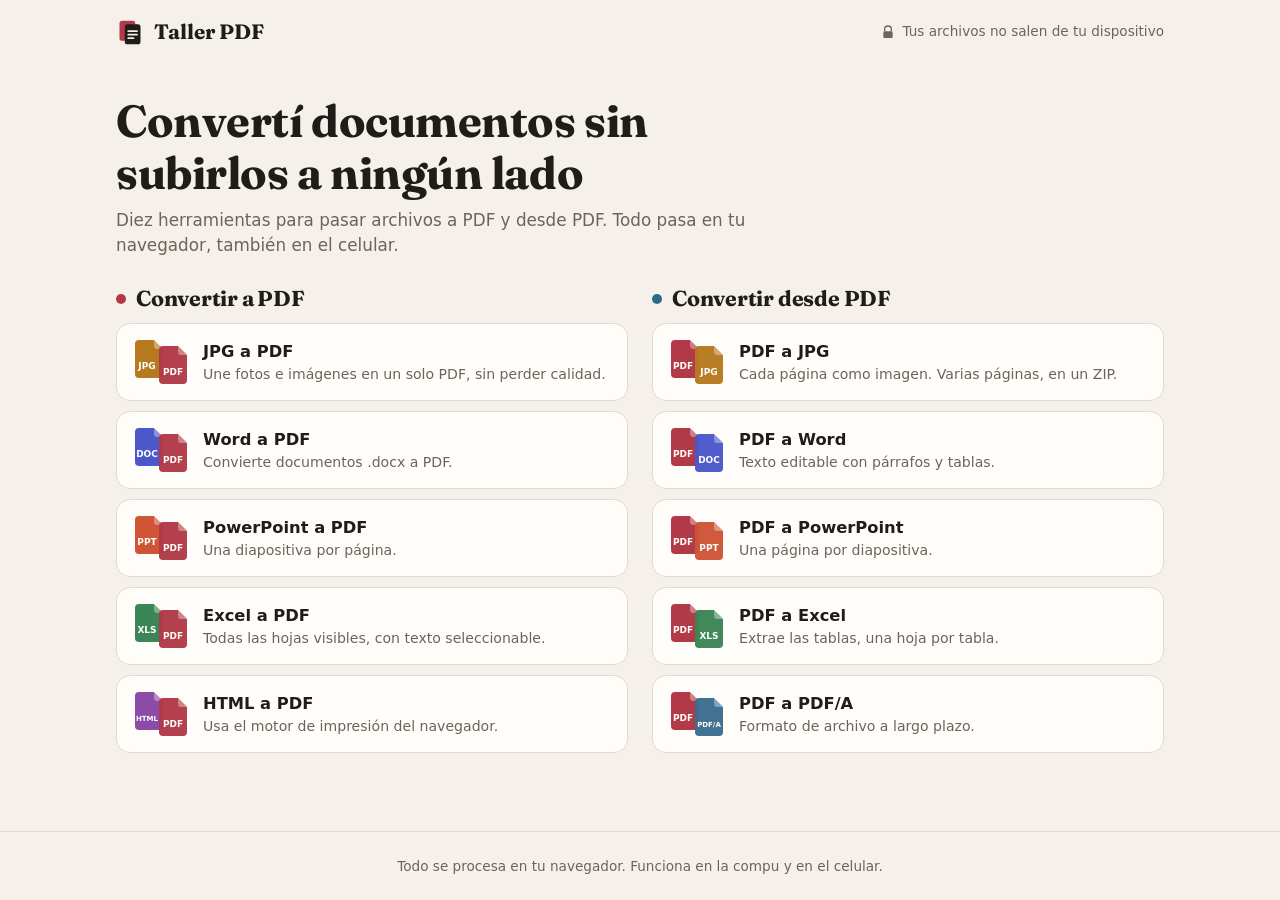
<file: index.html>
<!doctype html>
<html lang="es">
<head>
  <meta charset="utf-8">
  <meta name="viewport" content="width=device-width, initial-scale=1">
  <title>Taller PDF</title>
  <meta name="description" content="Convertí documentos a PDF y desde PDF directamente en tu navegador, sin subir archivos.">
  <link rel="icon" href="data:image/svg+xml,%3Csvg xmlns='http://www.w3.org/2000/svg' viewBox='0 0 32 32'%3E%3Crect x='4' y='3' width='18' height='23' rx='3' fill='%23b23a48'/%3E%3Crect x='10' y='7' width='18' height='23' rx='3' fill='%231f1d1a'/%3E%3C/svg%3E">
  <link rel="preconnect" href="https://fonts.googleapis.com">
  <link rel="preconnect" href="https://fonts.gstatic.com" crossorigin>
  <link href="https://fonts.googleapis.com/css2?family=Fraunces:opsz,wght@9..144,600;9..144,700&display=swap" rel="stylesheet">
  <link rel="stylesheet" href="css/styles.css?v=7">
</head>
<body>
  <header class="top">
    <a href="#/" class="brand" aria-label="Taller PDF, inicio">
      <svg viewBox="0 0 32 32" width="28" height="28" aria-hidden="true"><rect x="4" y="3" width="18" height="23" rx="3" fill="var(--pdf)"/><rect x="10" y="7" width="18" height="23" rx="3" fill="var(--ink)"/><path d="M14 15h10M14 19h10M14 23h6" stroke="var(--bg)" stroke-width="2" stroke-linecap="round"/></svg>
      <span>Taller PDF</span>
    </a>
    <span class="privacy"><svg viewBox="0 0 24 24" width="16" height="16" aria-hidden="true"><path d="M7 11V8a5 5 0 0 1 10 0v3" fill="none" stroke="currentColor" stroke-width="2"/><rect x="5" y="11" width="14" height="10" rx="2" fill="currentColor"/></svg>Tus archivos no salen de tu dispositivo</span>
  </header>
  <main id="app" tabindex="-1"></main>
  <footer class="foot">Todo se procesa en tu navegador. Funciona en la compu y en el celular.</footer>
  <script src="js/converters.js?v=7"></script>
  <script src="js/app.js?v=7"></script>
</body>
</html>
</file>
<file: css/styles.css>
:root {
  --bg: #f5f1ea;
  --surface: #fffdf9;
  --ink: #1f1d1a;
  --muted: #6b645a;
  --line: #e2dacd;
  --pdf: #b23a48;
  --to: #b23a48;
  --from: #2c6a88;
  --ok: #2f7a4f;
  --warn: #9a6200;
  --warn-bg: #fbf1dc;
  --err: #b42318;
  --err-bg: #fdecea;
  --focus: #2c6a88;
  --f-jpg: #b7791f;
  --f-doc: #4c58c9;
  --f-ppt: #cf5536;
  --f-xls: #3b8656;
  --f-html: #8a4ca6;
  --f-pdfa: #3b6e8f;
  --radius: 14px;
  --shadow: 0 1px 2px rgb(31 29 26 / .06), 0 6px 20px rgb(31 29 26 / .06);
  color-scheme: light;
}
@media (prefers-color-scheme: dark) {
  :root:not([data-theme="light"]) {
    --bg: #161412; --surface: #211e1b; --ink: #f1ece4; --muted: #a59d91; --line: #38322c;
    --pdf: #e0606f; --to: #e0606f; --from: #5fa8cc; --ok: #5fbf86; --warn: #e3b04b; --warn-bg: #3a2f17;
    --err: #ff8a80; --err-bg: #3d1d1a; --focus: #5fa8cc;
    --shadow: 0 1px 2px rgb(0 0 0 / .3), 0 6px 20px rgb(0 0 0 / .25);
    color-scheme: dark;
  }
}
:root[data-theme="dark"] {
  --bg: #161412; --surface: #211e1b; --ink: #f1ece4; --muted: #a59d91; --line: #38322c;
  --pdf: #e0606f; --to: #e0606f; --from: #5fa8cc; --ok: #5fbf86; --warn: #e3b04b; --warn-bg: #3a2f17;
  --err: #ff8a80; --err-bg: #3d1d1a; --focus: #5fa8cc;
  color-scheme: dark;
}

* { box-sizing: border-box; }
html { -webkit-text-size-adjust: 100%; }
body {
  margin: 0; background: var(--bg); color: var(--ink);
  font: 16px/1.5 system-ui, -apple-system, "Segoe UI", Roboto, sans-serif;
  min-height: 100vh; display: flex; flex-direction: column;
}
main { flex: 1; width: 100%; max-width: 1080px; margin: 0 auto; padding: 8px 16px 48px; outline: none; }
h1, h2 { font-family: Fraunces, Georgia, serif; font-weight: 700; letter-spacing: -.01em; line-height: 1.15; }
a { color: inherit; }
:focus-visible { outline: 3px solid var(--focus); outline-offset: 2px; border-radius: 6px; }
main:focus-visible { outline: none; }
.visually-hidden { position: absolute !important; width: 1px; height: 1px; overflow: hidden; clip: rect(0 0 0 0); white-space: nowrap; }

/* Cabecera */
.top { display: flex; align-items: center; justify-content: space-between; gap: 12px; flex-wrap: wrap; max-width: 1080px; width: 100%; margin: 0 auto; padding: 16px; }
.brand { display: inline-flex; align-items: center; gap: 10px; text-decoration: none; font-family: Fraunces, Georgia, serif; font-weight: 700; font-size: 1.3rem; }
.privacy { display: inline-flex; align-items: center; gap: 6px; font-size: .85rem; color: var(--muted); }
.foot { text-align: center; color: var(--muted); font-size: .85rem; padding: 24px 16px; border-top: 1px solid var(--line); }

/* Portada */
.hero { padding: 24px 0 28px; max-width: 680px; }
.hero h1 { font-size: clamp(1.9rem, 5vw, 2.8rem); margin: 0 0 10px; }
.hero p { margin: 0; color: var(--muted); font-size: 1.05rem; }
.columns { display: grid; grid-template-columns: 1fr 1fr; gap: 24px; }
.col h2 { font-size: 1.35rem; margin: 0 0 12px; display: flex; align-items: center; gap: 10px; }
.col h2::before { content: ""; width: 10px; height: 10px; border-radius: 50%; background: var(--to); }
.col.from h2::before { background: var(--from); }
.tools { list-style: none; margin: 0; padding: 0; display: grid; gap: 10px; }
.tool {
  display: flex; align-items: center; gap: 14px; padding: 14px 16px; text-decoration: none;
  background: var(--surface); border: 1px solid var(--line); border-radius: var(--radius);
  transition: transform .12s ease, border-color .12s ease, box-shadow .12s ease;
}
.tool:hover { transform: translateY(-1px); border-color: var(--muted); box-shadow: var(--shadow); }
.tool .txt { display: flex; flex-direction: column; min-width: 0; }
.tool strong { font-size: 1.02rem; }
.tool small { color: var(--muted); font-size: .88rem; }
.ico { flex: none; width: 56px; height: 48px; }

/* Página de herramienta */
.back { display: inline-flex; align-items: center; gap: 6px; color: var(--muted); text-decoration: none; padding: 8px 0; font-size: .95rem; }
.back:hover { color: var(--ink); }
.tool-head { display: flex; align-items: center; gap: 16px; margin: 8px 0 12px; }
.tool-head h1 { margin: 0; font-size: clamp(1.7rem, 5vw, 2.3rem); }
.tool-head p { margin: 2px 0 0; color: var(--muted); }
.tool-head .ico { width: 70px; height: 60px; }
.note { margin: 0 0 20px; padding: 12px 14px; border-radius: 10px; background: var(--surface); border: 1px solid var(--line); font-size: .93rem; color: var(--muted); }
.note.approx { background: var(--warn-bg); border-color: transparent; color: var(--ink); }
.note.approx strong { color: var(--warn); }

.options { display: flex; flex-wrap: wrap; gap: 16px 28px; margin-bottom: 20px; }
.options fieldset { border: 0; margin: 0; padding: 0; min-width: 0; }
.options legend { font-size: .85rem; font-weight: 600; color: var(--muted); margin-bottom: 6px; padding: 0; }
.seg { display: inline-flex; flex-wrap: wrap; background: var(--surface); border: 1px solid var(--line); border-radius: 10px; padding: 3px; gap: 2px; }
.seg label { position: relative; }
.seg input { position: absolute; opacity: 0; inset: 0; margin: 0; cursor: pointer; }
.seg span { display: block; padding: 7px 12px; border-radius: 7px; font-size: .9rem; cursor: pointer; white-space: nowrap; }
.seg input:checked + span { background: var(--ink); color: var(--bg); }
.seg input:focus-visible + span { outline: 3px solid var(--focus); outline-offset: 1px; }

.drop {
  display: flex; flex-direction: column; align-items: center; justify-content: center; gap: 6px; text-align: center;
  min-height: 170px; padding: 24px 16px; cursor: pointer;
  border: 2px dashed var(--line); border-radius: var(--radius); background: var(--surface);
  transition: border-color .12s ease, background .12s ease;
}
.drop:hover, .drop.over { border-color: var(--accent, var(--to)); }
.drop.over { background: color-mix(in srgb, var(--accent, var(--to)) 7%, var(--surface)); }
.drop svg { color: var(--accent, var(--to)); }
.drop .big { font-weight: 600; font-size: 1.05rem; }
.drop .big u { text-decoration-color: var(--accent, var(--to)); text-underline-offset: 3px; }
.drop small { color: var(--muted); }
.drop input { display: none; }

.files { list-style: none; margin: 16px 0 0; padding: 0; display: grid; gap: 8px; }
.file {
  display: grid; grid-template-columns: auto 1fr auto; align-items: center; gap: 4px 12px;
  padding: 10px 12px; background: var(--surface); border: 1px solid var(--line); border-radius: 12px;
}
.file.dragging { opacity: .5; }
.file.drop-target { border-color: var(--accent, var(--to)); }
.file .thumb { width: 40px; height: 40px; border-radius: 6px; object-fit: cover; background: var(--bg); display: grid; place-items: center; font-size: .7rem; font-weight: 700; color: var(--muted); }
.file .meta { min-width: 0; }
.file .name { font-weight: 600; overflow: hidden; text-overflow: ellipsis; white-space: nowrap; }
.file .status { font-size: .85rem; color: var(--muted); }
.file .status.error { color: var(--err); }
.file .status.done { color: var(--ok); }
.file .ctrl { display: flex; gap: 4px; }
.file .bar { grid-column: 1 / -1; height: 4px; border-radius: 4px; background: var(--line); overflow: hidden; display: none; }
.file .bar.on { display: block; }
.file .bar i { display: block; height: 100%; width: 0; background: var(--accent, var(--to)); transition: width .2s ease; }
.icon-btn { width: 36px; height: 36px; display: grid; place-items: center; border: 1px solid var(--line); background: transparent; color: var(--ink); border-radius: 8px; cursor: pointer; font-size: 1rem; }
.icon-btn:hover:not(:disabled) { background: var(--bg); }
.icon-btn:disabled { opacity: .35; cursor: default; }

.actions { display: flex; flex-wrap: wrap; align-items: center; gap: 12px; margin-top: 18px; }
.btn {
  display: inline-flex; align-items: center; justify-content: center; gap: 8px; min-height: 46px; padding: 0 22px;
  border-radius: 12px; border: 1px solid var(--line); background: var(--surface); color: var(--ink);
  font: inherit; font-weight: 600; cursor: pointer; text-decoration: none;
}
.btn:hover:not(:disabled) { border-color: var(--muted); }
.btn.primary { background: var(--accent, var(--to)); border-color: transparent; color: #fff; }
.btn.primary:hover:not(:disabled) { filter: brightness(1.08); }
.btn:disabled { opacity: .45; cursor: default; }
.global-status { font-size: .92rem; color: var(--muted); }
.global-status.error { color: var(--err); }

.results { margin-top: 28px; display: grid; gap: 14px; }
.results h2 { font-size: 1.3rem; margin: 0; }
.out { display: grid; grid-template-columns: 180px 1fr; gap: 16px; padding: 14px; background: var(--surface); border: 1px solid var(--line); border-radius: var(--radius); align-items: start; }
.out .pv { width: 180px; min-height: 120px; max-height: 260px; overflow: hidden; border-radius: 8px; border: 1px solid var(--line); background: #fff; display: grid; place-items: center; color: #6b645a; font-size: .8rem; text-align: center; }
.out .pv img, .out .pv canvas { width: 100%; height: auto; display: block; }
.out .pv.table { place-items: start; overflow: auto; font-size: .7rem; color: #000; }
.out .pv.table table { border-collapse: collapse; }
.out .pv.table td { border: 1px solid #ddd; padding: 2px 4px; white-space: nowrap; }
.out .info { min-width: 0; display: flex; flex-direction: column; gap: 8px; }
.out .oname { font-weight: 600; word-break: break-all; }
.out .osize { color: var(--muted); font-size: .88rem; }
.out ul.warn { margin: 0; padding: 0; list-style: none; display: grid; gap: 4px; }
.out ul.warn li { font-size: .88rem; padding: 6px 10px; border-radius: 8px; background: var(--bg); }
.out ul.warn li.bad { background: var(--err-bg); color: var(--err); }
.out .btn { align-self: flex-start; }

@media (max-width: 760px) {
  .columns { grid-template-columns: 1fr; gap: 28px; }
  .hero { padding: 12px 0 20px; }
  .privacy { font-size: .8rem; }
  .out { grid-template-columns: 1fr; }
  .out .pv { width: 100%; max-height: 320px; }
  .actions .btn { flex: 1; }
}
@media (prefers-reduced-motion: reduce) {
  * { transition: none !important; }
}
</file>
